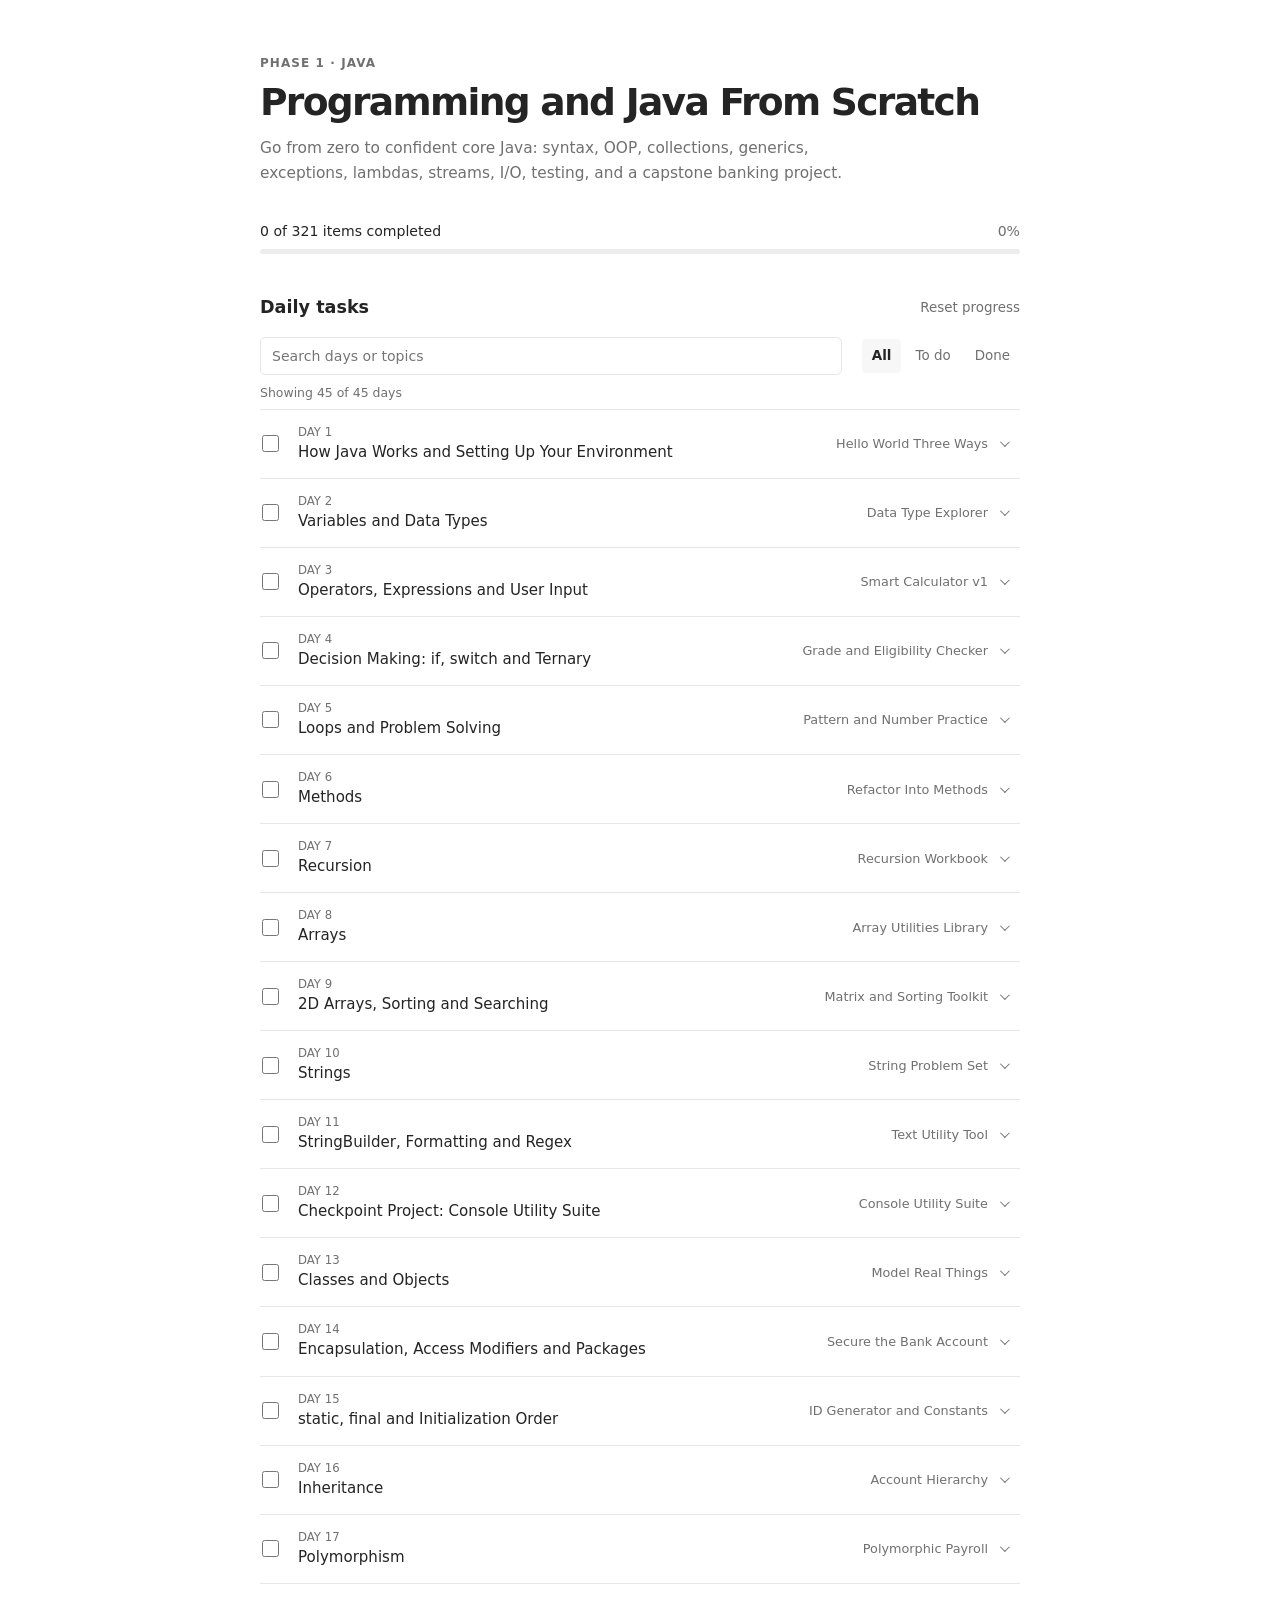
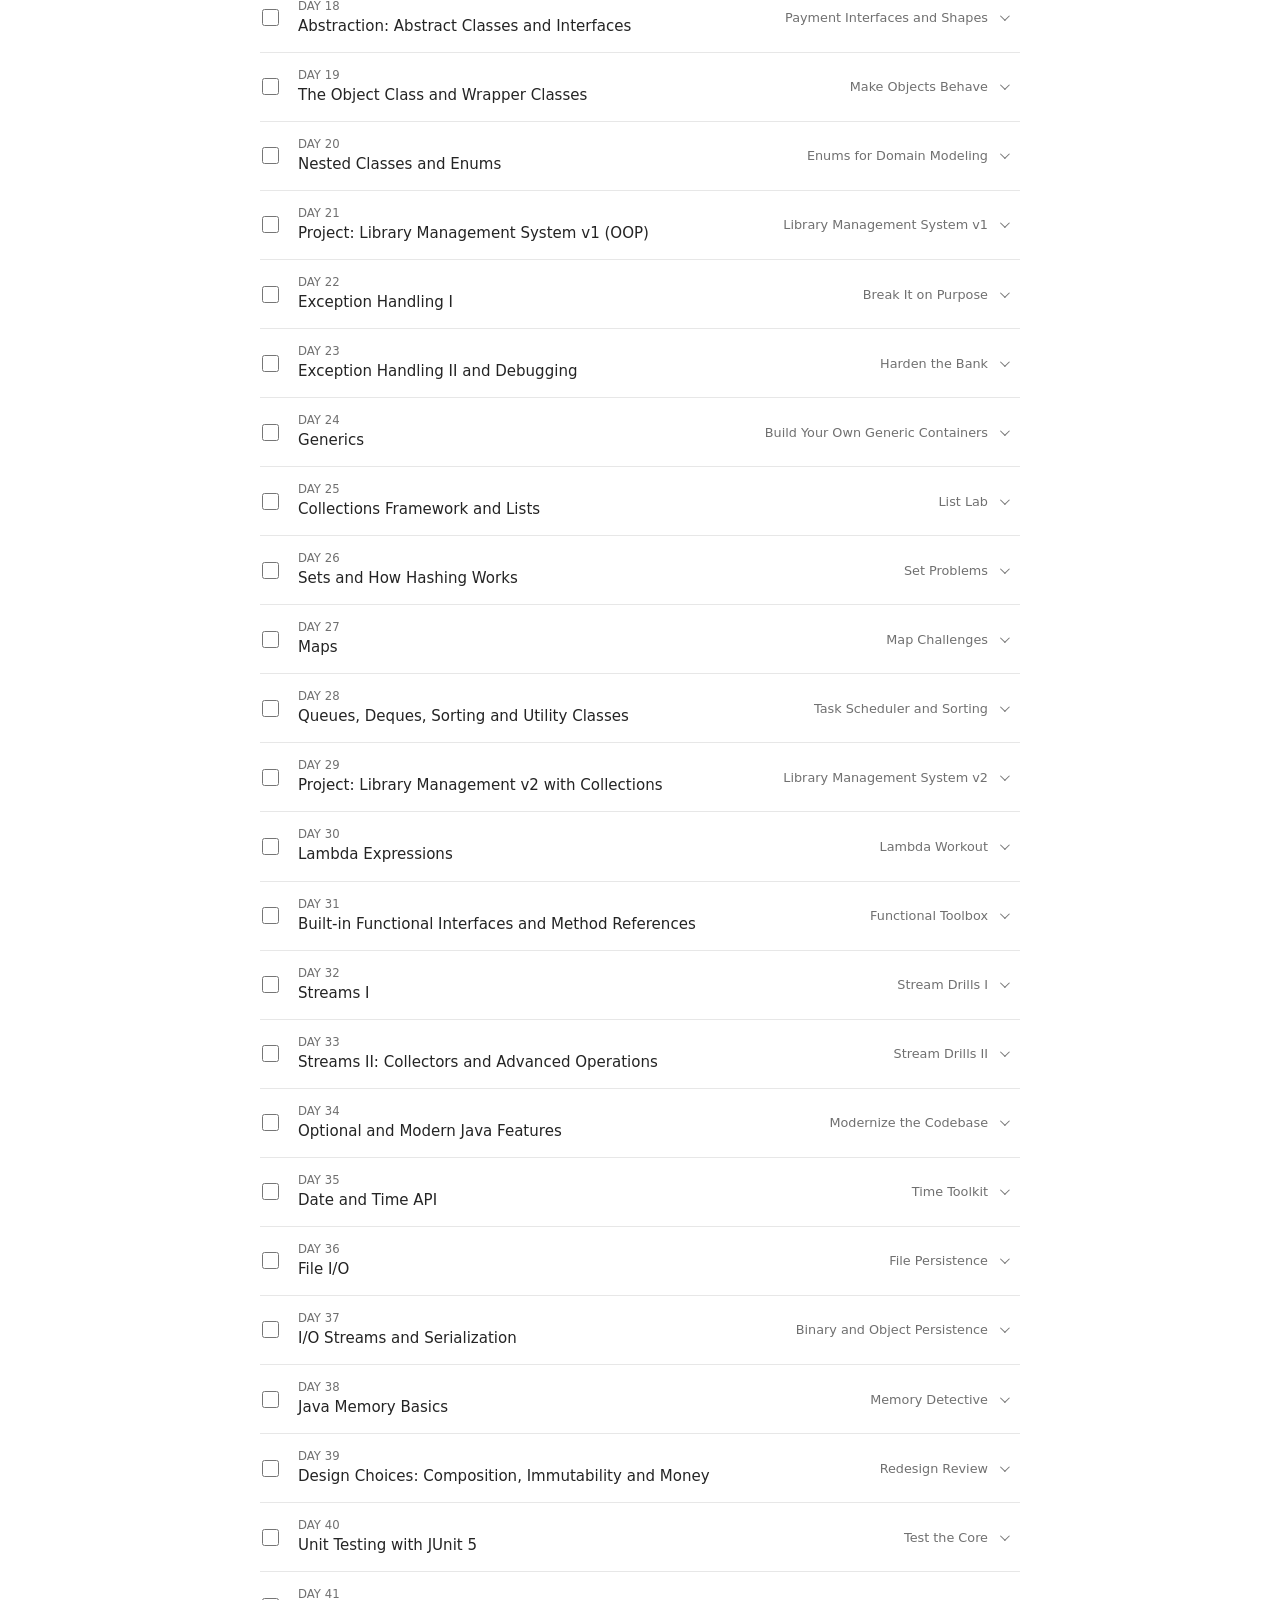
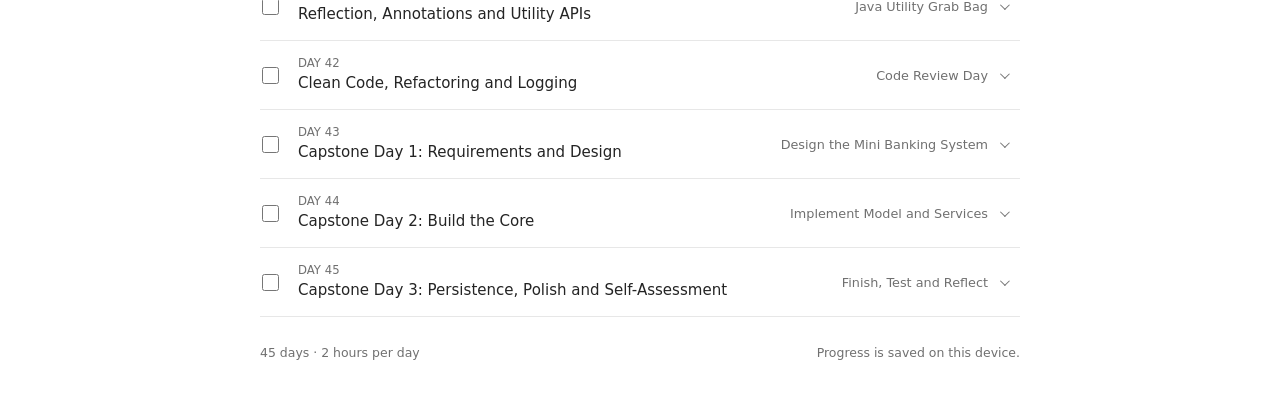
<file: index.html>
<!doctype html>
<html lang="en">

<head>
  <meta charset="utf-8" />
  <meta name="viewport" content="width=device-width, initial-scale=1" />
  <meta name="theme-color" content="#ffffff" />
  <title>Java Roadmap Checklist</title>
  <link rel="stylesheet" href="styles.css" />
  <script src="app.js" defer></script>
</head>

<body>
  <main class="app">
    <header class="page-header">
      <p class="eyebrow">PHASE 1 · JAVA</p>
      <h1 id="roadmap-title">Java Roadmap Checklist</h1>
      <p id="roadmap-goal" class="goal"></p>
    </header>

    <section class="progress-section" aria-label="Roadmap progress">
      <div class="progress-heading">
        <span id="progress-label">Loading progress…</span>
        <span id="progress-percent">0%</span>
      </div>
      <div id="progress-track" class="progress-track" role="progressbar" aria-label="Completed roadmap tasks"
        aria-valuemin="0" aria-valuemax="45" aria-valuenow="0">
        <div id="progress-fill" class="progress-fill"></div>
      </div>
    </section>

    <section class="list-section" aria-label="Daily tasks">
      <div class="list-heading">
        <h2>Daily tasks</h2>
        <button id="reset-button" class="text-button" type="button">Reset progress</button>
      </div>
      <div class="list-controls">
        <label class="search-label" for="search-input">Search</label>
        <input id="search-input" type="search" placeholder="Search days or topics" autocomplete="off" />
        <div class="filters" role="group" aria-label="Filter daily tasks">
          <button class="filter-button" type="button" data-filter="all" aria-pressed="true">
            All
          </button>
          <button class="filter-button" type="button" data-filter="active" aria-pressed="false">
            To do
          </button>
          <button class="filter-button" type="button" data-filter="completed" aria-pressed="false">
            Done
          </button>
        </div>
      </div>
      <p id="result-count" class="result-count" aria-live="polite"></p>
      <div id="day-list" class="day-list"></div>
      <p id="empty-state" class="empty-state" hidden>No matching days.</p>
    </section>

    <footer class="page-footer">
      <span id="time-estimate"></span>
      <span>Progress is saved on this device.</span>
    </footer>
  </main>
</body>

</html>
</file>
<file: styles.css>
:root {
  color-scheme: light;
  font-family: Inter, ui-sans-serif, system-ui, -apple-system, BlinkMacSystemFont, "Segoe UI", sans-serif;
  color: #242424;
  background: #fff;
  font-synthesis: none;
  text-rendering: optimizeLegibility;
  --muted: #707070;
  --line: #e7e7e7;
  --soft: #f7f7f7;
  --accent: #315f49;
}

* {
  box-sizing: border-box;
}

body {
  min-width: 320px;
  margin: 0;
}

button,
input {
  font: inherit;
}

button {
  color: inherit;
}

.app {
  width: min(100% - 40px, 760px);
  margin: 0 auto;
  padding: 56px 0 40px;
}

.page-header {
  margin-bottom: 36px;
}

.eyebrow {
  margin: 0 0 10px;
  color: var(--muted);
  font-size: 0.75rem;
  font-weight: 650;
  letter-spacing: 0.09em;
}

h1,
h2,
p {
  margin-top: 0;
}

h1 {
  margin-bottom: 12px;
  font-size: clamp(1.8rem, 5vw, 2.35rem);
  font-weight: 620;
  letter-spacing: -0.045em;
}

.goal {
  max-width: 640px;
  margin-bottom: 0;
  color: var(--muted);
  font-size: 0.96rem;
  line-height: 1.65;
}

.progress-section {
  margin-bottom: 40px;
}

.progress-heading,
.list-heading,
.page-footer {
  display: flex;
  align-items: center;
  justify-content: space-between;
  gap: 16px;
}

.progress-heading {
  margin-bottom: 10px;
  font-size: 0.88rem;
}

#progress-percent {
  color: var(--muted);
  font-variant-numeric: tabular-nums;
}

.progress-track {
  height: 5px;
  overflow: hidden;
  border-radius: 99px;
  background: #ededed;
}

.progress-fill {
  width: 0;
  height: 100%;
  border-radius: inherit;
  background: var(--accent);
  transition: width 180ms ease;
}

.list-heading {
  margin-bottom: 16px;
}

.list-heading h2 {
  margin: 0;
  font-size: 1.1rem;
  font-weight: 600;
}

.text-button,
.filter-button {
  border: 0;
  background: transparent;
  cursor: pointer;
}

.text-button {
  padding: 6px 0;
  color: var(--muted);
  font-size: 0.84rem;
}

.text-button:hover,
.text-button:focus-visible {
  color: #222;
  text-decoration: underline;
}

.list-controls {
  display: grid;
  grid-template-columns: minmax(180px, 1fr) auto;
  align-items: center;
  gap: 12px 20px;
  margin-bottom: 8px;
}

.search-label {
  position: absolute;
  width: 1px;
  height: 1px;
  overflow: hidden;
  clip: rect(0, 0, 0, 0);
  white-space: nowrap;
}

#search-input {
  width: 100%;
  min-height: 38px;
  padding: 8px 11px;
  border: 1px solid var(--line);
  border-radius: 5px;
  outline: none;
  background: #fff;
  font-size: 0.88rem;
}

#search-input:focus {
  border-color: #999;
}

.filters {
  display: flex;
  gap: 4px;
}

.filter-button {
  min-height: 34px;
  padding: 6px 10px;
  border-radius: 4px;
  color: var(--muted);
  font-size: 0.84rem;
}

.filter-button:hover {
  background: var(--soft);
  color: #242424;
}

.filter-button[aria-pressed="true"] {
  background: var(--soft);
  color: #242424;
  font-weight: 550;
}

.result-count {
  min-height: 18px;
  margin: 10px 0 6px;
  color: var(--muted);
  font-size: 0.78rem;
}

.day-list {
  border-top: 1px solid var(--line);
}

.day-card {
  border-bottom: 1px solid var(--line);
}

.day-summary {
  display: grid;
  grid-template-columns: 24px minmax(0, 1fr) auto 18px;
  align-items: center;
  gap: 12px;
  min-height: 64px;
  padding: 10px 2px;
}

.task-checkbox {
  width: 17px;
  height: 17px;
  margin: 0;
  accent-color: var(--accent);
  cursor: pointer;
}

.day-toggle {
  min-width: 0;
  padding: 5px 0;
  border: 0;
  background: transparent;
  text-align: left;
  cursor: pointer;
}

.day-toggle:hover .day-title {
  text-decoration: underline;
  text-underline-offset: 3px;
}

.day-title {
  display: block;
  font-size: 0.94rem;
  font-weight: 540;
  line-height: 1.4;
}

.day-card.is-complete .day-title {
  color: var(--muted);
  text-decoration: line-through;
  text-decoration-color: #aaa;
}

.day-number {
  display: block;
  margin-bottom: 3px;
  color: var(--muted);
  font-size: 0.73rem;
}

.task-title {
  color: var(--muted);
  font-size: 0.8rem;
  text-align: right;
}

.chevron {
  width: 7px;
  height: 7px;
  border-right: 1.5px solid #777;
  border-bottom: 1.5px solid #777;
  transform: rotate(45deg) translateY(-2px);
  transition: transform 140ms ease;
}

.day-toggle[aria-expanded="true"] .chevron {
  transform: rotate(225deg) translate(-1px, -1px);
}

.day-details {
  padding: 2px 24px 20px 38px;
}

.day-details h3 {
  margin: 13px 0 7px;
  font-size: 0.8rem;
  font-weight: 600;
}

.topic-list {
  display: flex;
  flex-wrap: wrap;
  gap: 6px;
  margin: 0;
  padding: 0;
  list-style: none;
}

.topic-list li {
  display: inline-flex;
  align-items: flex-start;
  gap: 7px;
  padding: 5px 8px;
  border: 1px solid var(--line);
  border-radius: 4px;
  color: #555;
  font-size: 0.78rem;
  line-height: 1.4;
}

.topic-list li.is-complete span {
  color: var(--muted);
  text-decoration: line-through;
  text-decoration-color: #aaa;
}

.topic-checkbox {
  flex: 0 0 auto;
  width: 15px;
  height: 15px;
  margin: 1px 0 0;
  accent-color: var(--accent);
  cursor: pointer;
}

.task-description {
  max-width: 650px;
  margin: 0;
  color: #555;
  font-size: 0.87rem;
  line-height: 1.65;
  white-space: pre-line;
}

.empty-state {
  padding: 28px 0;
  color: var(--muted);
  font-size: 0.9rem;
  text-align: center;
}

.page-footer {
  flex-wrap: wrap;
  margin-top: 28px;
  color: var(--muted);
  font-size: 0.78rem;
}

:focus-visible {
  outline: 2px solid #789483;
  outline-offset: 3px;
}

@media (max-width: 560px) {
  .app {
    width: min(100% - 28px, 760px);
    padding-top: 36px;
  }

  .list-controls {
    grid-template-columns: 1fr;
    gap: 8px;
  }

  .filters {
    width: max-content;
  }

  .day-summary {
    grid-template-columns: 22px minmax(0, 1fr) 16px;
    gap: 10px;
  }

  .task-title {
    display: none;
  }

  .day-details {
    padding-left: 32px;
  }

  .page-footer {
    align-items: flex-start;
    flex-direction: column;
    gap: 7px;
  }
}
</file>
